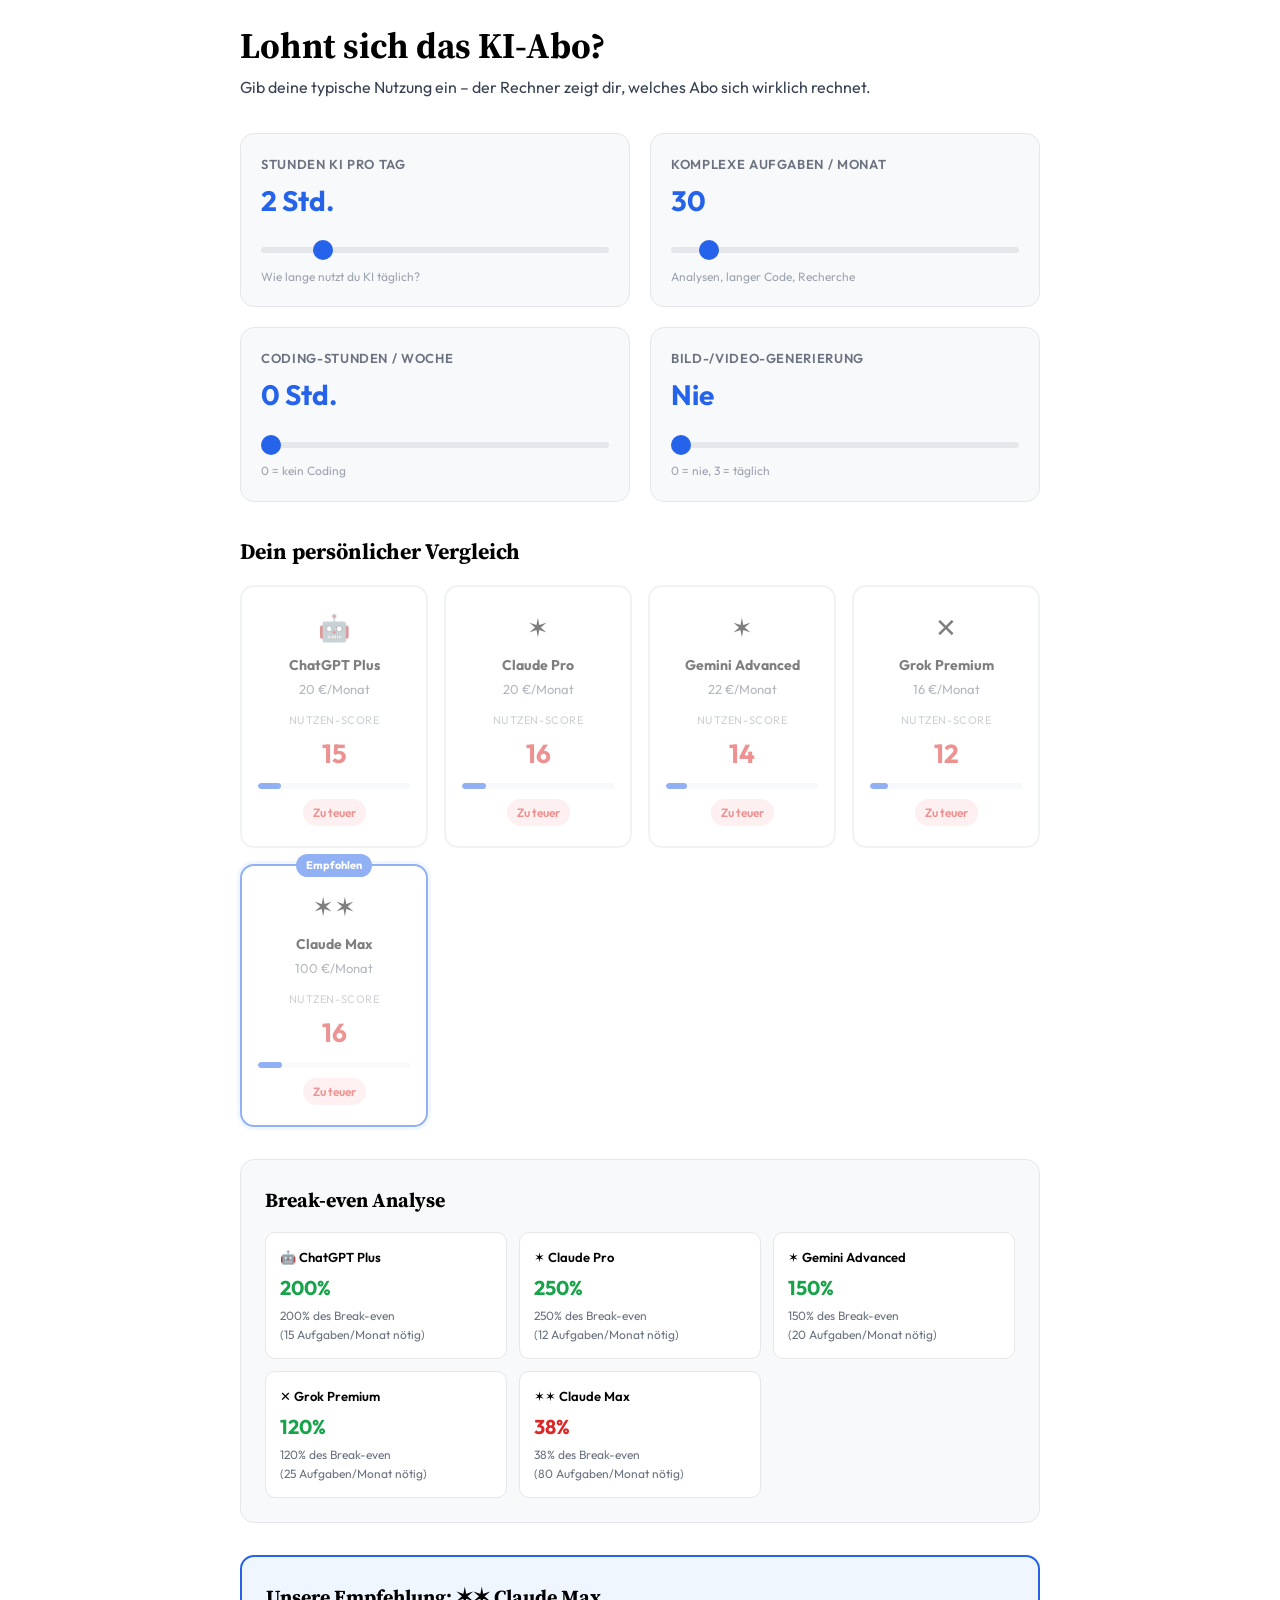
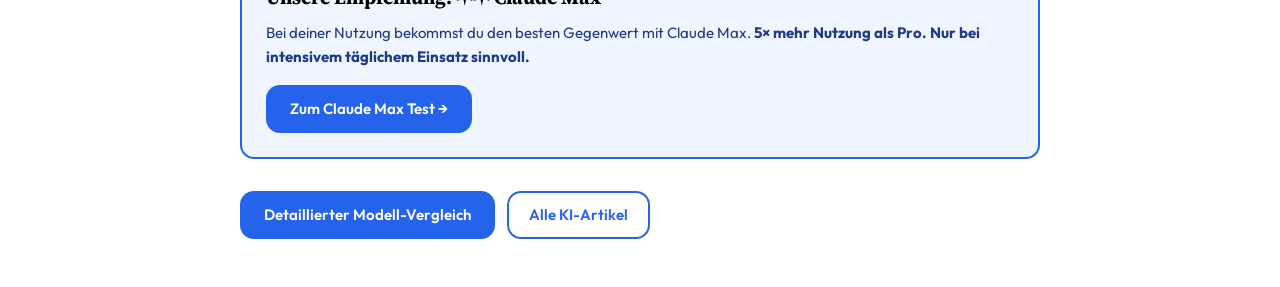
<file: static/pricing-calculator/index.html>
<!DOCTYPE html>
<html lang="de">
<head>
<meta charset="UTF-8">
<meta name="viewport" content="width=device-width, initial-scale=1.0">
<title>KI-Abo Rechner | AI Tools Vergleich</title>
<meta name="description" content="Berechne ob sich ChatGPT Plus, Claude Pro, Grok oder Gemini Advanced lohnt – mit Break-even-Analyse.">
<link rel="preconnect" href="https://fonts.googleapis.com">
<link href="https://fonts.googleapis.com/css2?family=Outfit:wght@400;500;600;700&family=Source+Serif+4:wght@600;700&display=swap" rel="stylesheet">
<style>
*,*::before,*::after{box-sizing:border-box;margin:0;padding:0}
body{font-family:'Outfit',system-ui,sans-serif;background:#fff;color:#000;font-size:16px;line-height:1.6;padding:24px 16px 48px}
.container{max-width:800px;margin:0 auto}
h1{font-family:'Source Serif 4',Georgia,serif;font-size:clamp(24px,5vw,36px);font-weight:700;line-height:1.2;margin-bottom:8px}
.subtitle{font-size:16px;color:#374151;margin-bottom:32px}
.inputs-grid{display:grid;grid-template-columns:1fr 1fr;gap:20px;margin-bottom:32px}
@media(max-width:560px){.inputs-grid{grid-template-columns:1fr}}
.input-card{background:#f8f9fa;border:1px solid #e5e7eb;border-radius:14px;padding:20px}
.input-label{font-size:13px;font-weight:600;text-transform:uppercase;letter-spacing:.05em;color:#6b7280;margin-bottom:4px}
.input-value{font-size:28px;font-weight:700;color:#2563eb;margin-bottom:12px}
input[type=range]{width:100%;height:6px;border-radius:3px;background:#e5e7eb;outline:none;-webkit-appearance:none;cursor:pointer}
input[type=range]::-webkit-slider-thumb{-webkit-appearance:none;width:20px;height:20px;border-radius:50%;background:#2563eb;cursor:pointer}
input[type=range]::-moz-range-thumb{width:20px;height:20px;border-radius:50%;background:#2563eb;border:none;cursor:pointer}
.input-hint{font-size:12px;color:#9ca3af;margin-top:6px}
.results-grid{display:grid;grid-template-columns:repeat(auto-fit,minmax(150px,1fr));gap:16px;margin-bottom:32px}
.plan-card{border:2px solid #e5e7eb;border-radius:14px;padding:20px 16px;text-align:center;position:relative;background:#fff;transition:border-color .2s}
.plan-card.recommended{border-color:#2563eb;box-shadow:0 0 0 3px rgba(37,99,235,.12)}
.plan-card.not-worth{opacity:.5}
.recommended-badge{position:absolute;top:-12px;left:50%;transform:translateX(-50%);background:#2563eb;color:#fff;font-size:11px;font-weight:700;padding:3px 10px;border-radius:99px;white-space:nowrap}
.plan-logo{font-size:26px;margin-bottom:6px}
.plan-name{font-weight:700;font-size:14px;margin-bottom:2px}
.plan-price{font-size:13px;color:#6b7280;margin-bottom:12px}
.plan-score-label{font-size:11px;text-transform:uppercase;letter-spacing:.05em;color:#9ca3af;margin-bottom:4px}
.plan-score{font-size:26px;font-weight:700;margin-bottom:8px}
.plan-score.great{color:#16a34a}.plan-score.ok{color:#ea580c}.plan-score.bad{color:#dc2626}
.plan-bar-wrap{background:#f3f4f6;border-radius:99px;height:6px;margin-bottom:10px;overflow:hidden}
.plan-bar{height:100%;border-radius:99px;background:#2563eb;transition:width .4s}
.plan-verdict{font-size:12px;font-weight:600;padding:4px 10px;border-radius:99px;display:inline-block}
.verdict-yes{background:#dcfce7;color:#16a34a}.verdict-maybe{background:#fef3c7;color:#d97706}.verdict-no{background:#fee2e2;color:#dc2626}
.details-section{background:#f8f9fa;border:1px solid #e5e7eb;border-radius:14px;padding:24px;margin-bottom:32px}
.details-section h2{font-family:'Source Serif 4',Georgia,serif;font-size:20px;font-weight:700;margin-bottom:16px}
.breakeven-grid{display:grid;grid-template-columns:repeat(auto-fit,minmax(180px,1fr));gap:12px}
.breakeven-item{background:#fff;border:1px solid #e5e7eb;border-radius:10px;padding:14px}
.breakeven-name{font-size:13px;font-weight:600;margin-bottom:4px}
.breakeven-value{font-size:20px;font-weight:700;margin-bottom:2px}
.breakeven-desc{font-size:12px;color:#6b7280}
.rec-box{border:2px solid #2563eb;border-radius:14px;padding:24px;margin-bottom:32px;background:#eff6ff}
.rec-box h2{font-family:'Source Serif 4',Georgia,serif;font-size:20px;font-weight:700;margin-bottom:8px}
.rec-box p{font-size:15px;color:#1e3a8a;line-height:1.6}
.cta-row{display:flex;flex-wrap:wrap;gap:12px;margin-top:16px}
.btn-primary{background:#2563eb;color:#fff;border:none;border-radius:14px;padding:12px 24px;font-family:'Outfit',sans-serif;font-size:15px;font-weight:600;cursor:pointer;text-decoration:none;display:inline-block;transition:background .2s}
.btn-primary:hover{background:#1d4ed8}
.btn-secondary{background:transparent;color:#2563eb;border:2px solid #2563eb;border-radius:14px;padding:10px 20px;font-family:'Outfit',sans-serif;font-size:15px;font-weight:600;text-decoration:none;display:inline-block;transition:.2s}
.btn-secondary:hover{background:#2563eb;color:#fff}
.section-title{font-family:'Source Serif 4',Georgia,serif;font-size:22px;font-weight:700;margin-bottom:16px}
</style>
</head>
<body>
<div class="container">
<h1>Lohnt sich das KI-Abo?</h1>
<p class="subtitle">Gib deine typische Nutzung ein – der Rechner zeigt dir, welches Abo sich wirklich rechnet.</p>
<div class="inputs-grid">
<div class="input-card"><div class="input-label">Stunden KI pro Tag</div><div class="input-value" id="val-hours">2 Std.</div><input type="range" id="range-hours" min="0.5" max="10" step="0.5" value="2"><div class="input-hint">Wie lange nutzt du KI täglich?</div></div>
<div class="input-card"><div class="input-label">Komplexe Aufgaben / Monat</div><div class="input-value" id="val-tasks">30</div><input type="range" id="range-tasks" min="5" max="300" step="5" value="30"><div class="input-hint">Analysen, langer Code, Recherche</div></div>
<div class="input-card"><div class="input-label">Coding-Stunden / Woche</div><div class="input-value" id="val-coding">0 Std.</div><input type="range" id="range-coding" min="0" max="40" step="1" value="0"><div class="input-hint">0 = kein Coding</div></div>
<div class="input-card"><div class="input-label">Bild-/Video-Generierung</div><div class="input-value" id="val-images">Nie</div><input type="range" id="range-images" min="0" max="3" step="1" value="0"><div class="input-hint">0 = nie, 3 = täglich</div></div>
</div>
<div class="section-title">Dein persönlicher Vergleich</div>
<div class="results-grid" id="results-grid"></div>
<div class="details-section"><h2>Break-even Analyse</h2><div class="breakeven-grid" id="breakeven-grid"></div></div>
<div class="rec-box" id="rec-box"></div>
<div class="cta-row">
<a href="https://ai-tools-vergleich.de/vergleiche/neue-ki-modelle-2026-gpt-claude-gemini/" class="btn-primary">Detaillierter Modell-Vergleich</a>
<a href="https://ai-tools-vergleich.de/" class="btn-secondary">Alle KI-Artikel</a>
</div>
</div>
<script>
const PLANS=[
{id:'chatgpt',name:'ChatGPT Plus',logo:'🤖',price:20,s:{g:1.0,c:0.85,i:1.0,t:0.9},be:15,url:'https://ai-tools-vergleich.de/vergleiche/neue-ki-modelle-2026-gpt-claude-gemini/',desc:'GPT-4o + DALL\u00b7E + Browsing. Bester Allrounder f\u00fcr Content und Analyse.'},
{id:'claude',name:'Claude Pro',logo:'\u2736',price:20,s:{g:1.0,c:1.0,i:0.0,t:1.0},be:12,url:'https://ai-tools-vergleich.de/vergleiche/claude-updates-2026-ueberblick/',desc:'Bester Schreibassistent und Coding-Partner. 200k Context, Projects-Feature.'},
{id:'gemini',name:'Gemini Advanced',logo:'\u2736',price:22,s:{g:0.9,c:0.8,i:0.7,t:0.85},be:20,url:'https://ai-tools-vergleich.de/vergleiche/gemini-vs-claude-workspace-office-2026/',desc:'Beste Google Workspace-Integration. Ideal bei G-Suite-Nutzern.'},
{id:'grok',name:'Grok Premium',logo:'\u2715',price:16,s:{g:0.75,c:0.7,i:0.6,t:0.7},be:25,url:'https://ai-tools-vergleich.de/',desc:'G\u00fcnstigstes Abo, gute Real-time-Suche via X. Ideal bei niedrigem Budget.'},
{id:'claude-max',name:'Claude Max',logo:'\u2736\u2736',price:100,s:{g:1.0,c:1.0,i:0.0,t:1.0},be:80,url:'https://ai-tools-vergleich.de/vergleiche/claude-updates-2026-ueberblick/',desc:'5\u00d7 mehr Nutzung als Pro. Nur bei intensivem t\u00e4glichem Einsatz sinnvoll.'}
];
const IL=['Nie','Gelegentlich','Regelm\u00e4\u00dfig','T\u00e4glich'];
function vals(){return{h:parseFloat(document.getElementById('range-hours').value),t:parseInt(document.getElementById('range-tasks').value),c:parseInt(document.getElementById('range-coding').value),i:parseInt(document.getElementById('range-images').value)}}
function score(p,v){return Math.round(Math.min(v.h/10,1)*35*p.s.g+Math.min(v.t/100,1)*30*p.s.t+Math.min(v.c/40,1)*20*p.s.c+(v.i/3)*15*p.s.i)}
function verdict(sc,price){const b=price===100?70:price>=20?45:35;if(sc>=b)return{l:'Lohnt sich',c:'verdict-yes'};if(sc>=b*0.65)return{l:'Bedingt',c:'verdict-maybe'};return{l:'Zu teuer',c:'verdict-no'}}
function render(){
const v=vals();
const scores=PLANS.map(p=>({p,sc:score(p,v)}));
const best=scores.reduce((a,b)=>a.sc>b.sc?a:b);
document.getElementById('results-grid').innerHTML=scores.map(({p,sc})=>{
const vd=verdict(sc,p.price);const isR=p.id===best.p.id;const cl=sc>=60?'great':sc>=35?'ok':'bad';
return '<div class="plan-card'+(isR?' recommended':'')+(vd.c==='verdict-no'?' not-worth':'')+'">'+
(isR?'<div class="recommended-badge">Empfohlen</div>':'')+
'<div class="plan-logo">'+p.logo+'</div><div class="plan-name">'+p.name+'</div><div class="plan-price">'+p.price+' \u20ac/Monat</div>'+
'<div class="plan-score-label">Nutzen-Score</div><div class="plan-score '+cl+'">'+sc+'</div>'+
'<div class="plan-bar-wrap"><div class="plan-bar" style="width:'+sc+'%"></div></div>'+
'<span class="plan-verdict '+vd.c+'">'+vd.l+'</span></div>';
}).join('');
document.getElementById('breakeven-grid').innerHTML=PLANS.map(p=>{
const r=Math.round((v.t/p.be)*100);const col=r>=100?'#16a34a':r>=60?'#ea580c':'#dc2626';
return '<div class="breakeven-item"><div class="breakeven-name">'+p.logo+' '+p.name+'</div>'+
'<div class="breakeven-value" style="color:'+col+'">'+r+'%</div>'+
'<div class="breakeven-desc">'+r+'% des Break-even<br>('+p.be+' Aufgaben/Monat n\u00f6tig)</div></div>';
}).join('');
const b=best.p;
let r='';
if(v.c>=15)r='Du codierst viel \u2013 Claude Pro oder Max ist erste Wahl. ';
else if(v.i>=2)r='Du generierst regelm\u00e4\u00dfig Bilder \u2013 ChatGPT Plus mit DALL\u00b7E ist ideal. ';
else if(v.t>=80)r='Mit so vielen Aufgaben ist ein starkes Modell Pflicht. ';
else if(v.h<=1)r='Bei unter 1 Stunde t\u00e4glich lohnt oft das kostenlose Tier. ';
else r='Bei deiner Nutzung bekommst du den besten Gegenwert mit '+b.name+'. ';
document.getElementById('rec-box').innerHTML='<h2>Unsere Empfehlung: '+b.logo+' '+b.name+'</h2><p>'+r+'<strong>'+b.desc+'</strong></p><div class="cta-row"><a href="'+b.url+'" class="btn-primary">Zum '+b.name+' Test \u2192</a></div>';
}
['range-hours','range-tasks','range-coding','range-images'].forEach(id=>{
document.getElementById(id).addEventListener('input',e=>{
if(id==='range-hours')document.getElementById('val-hours').textContent=e.target.value+' Std.';
if(id==='range-tasks')document.getElementById('val-tasks').textContent=e.target.value;
if(id==='range-coding')document.getElementById('val-coding').textContent=e.target.value+' Std.';
if(id==='range-images')document.getElementById('val-images').textContent=IL[e.target.value];
render();
});
});
render();
</script>
</body>
</html>
</file>
